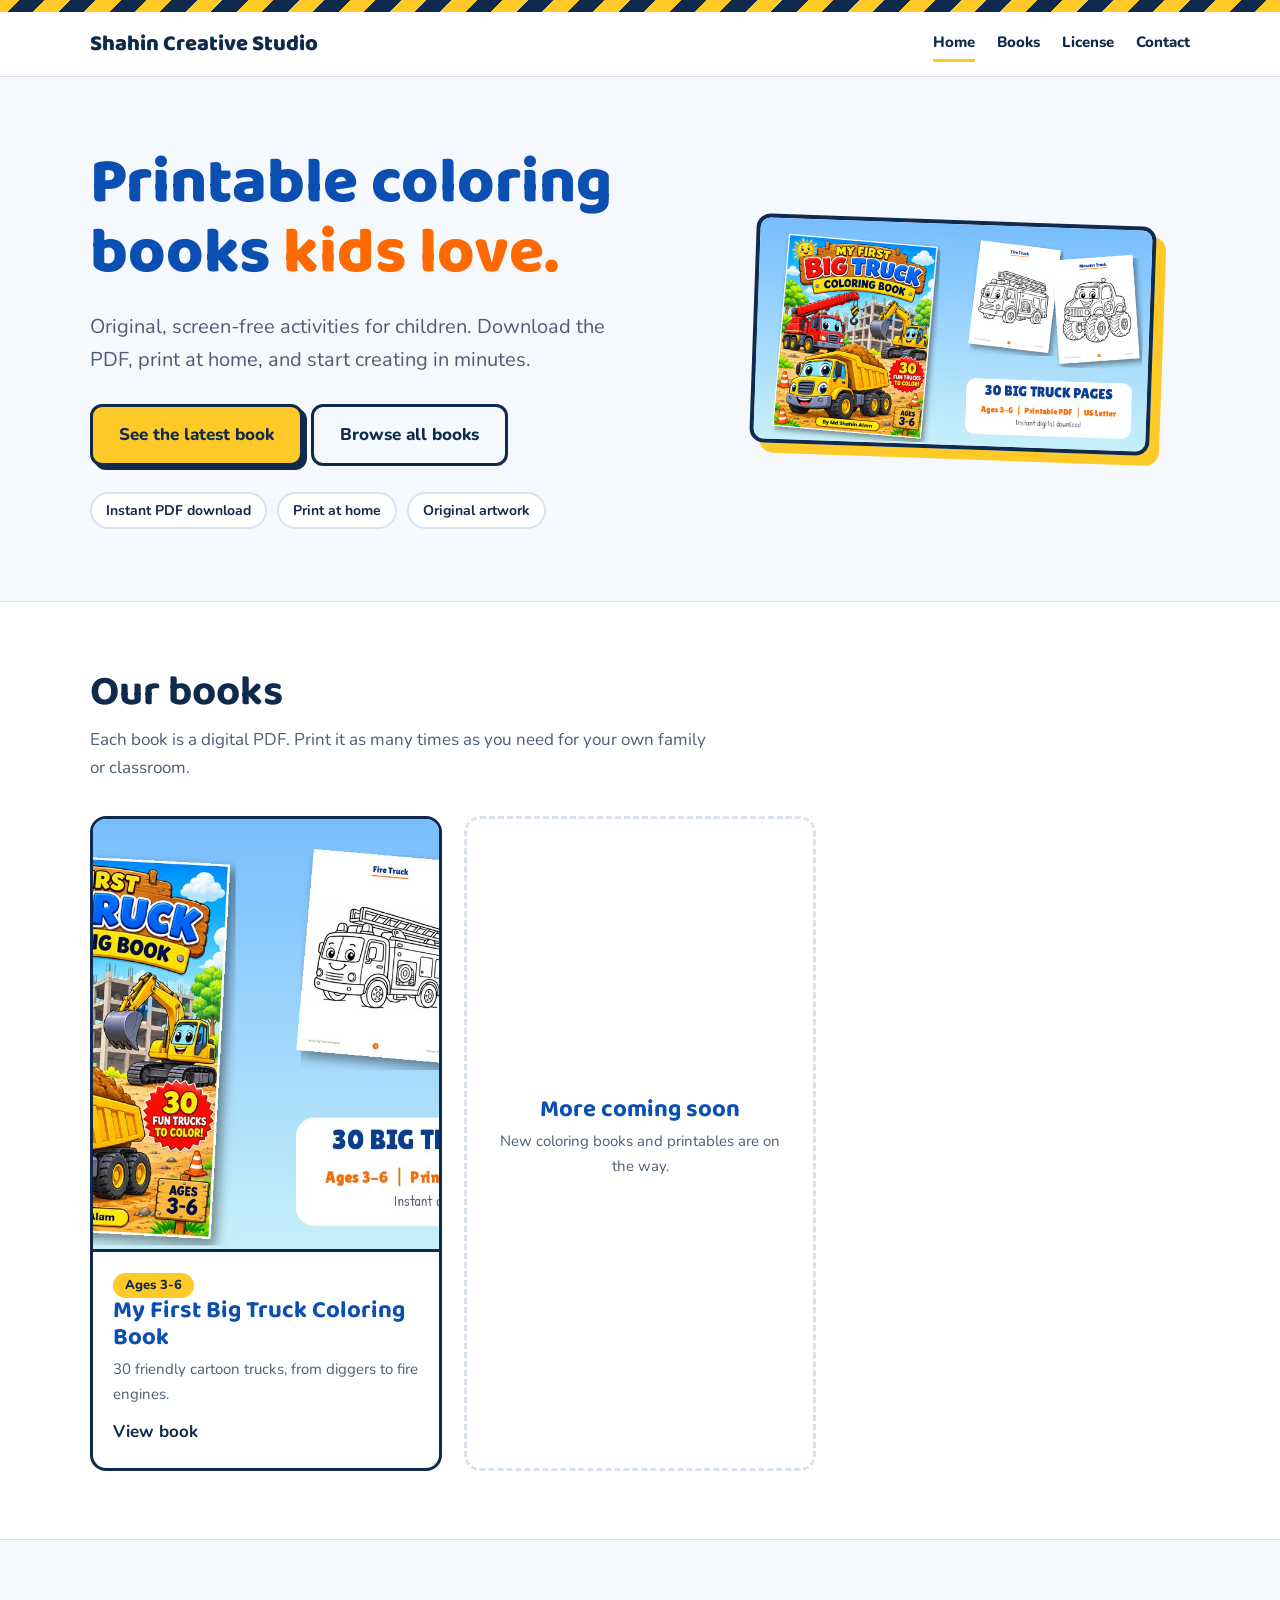
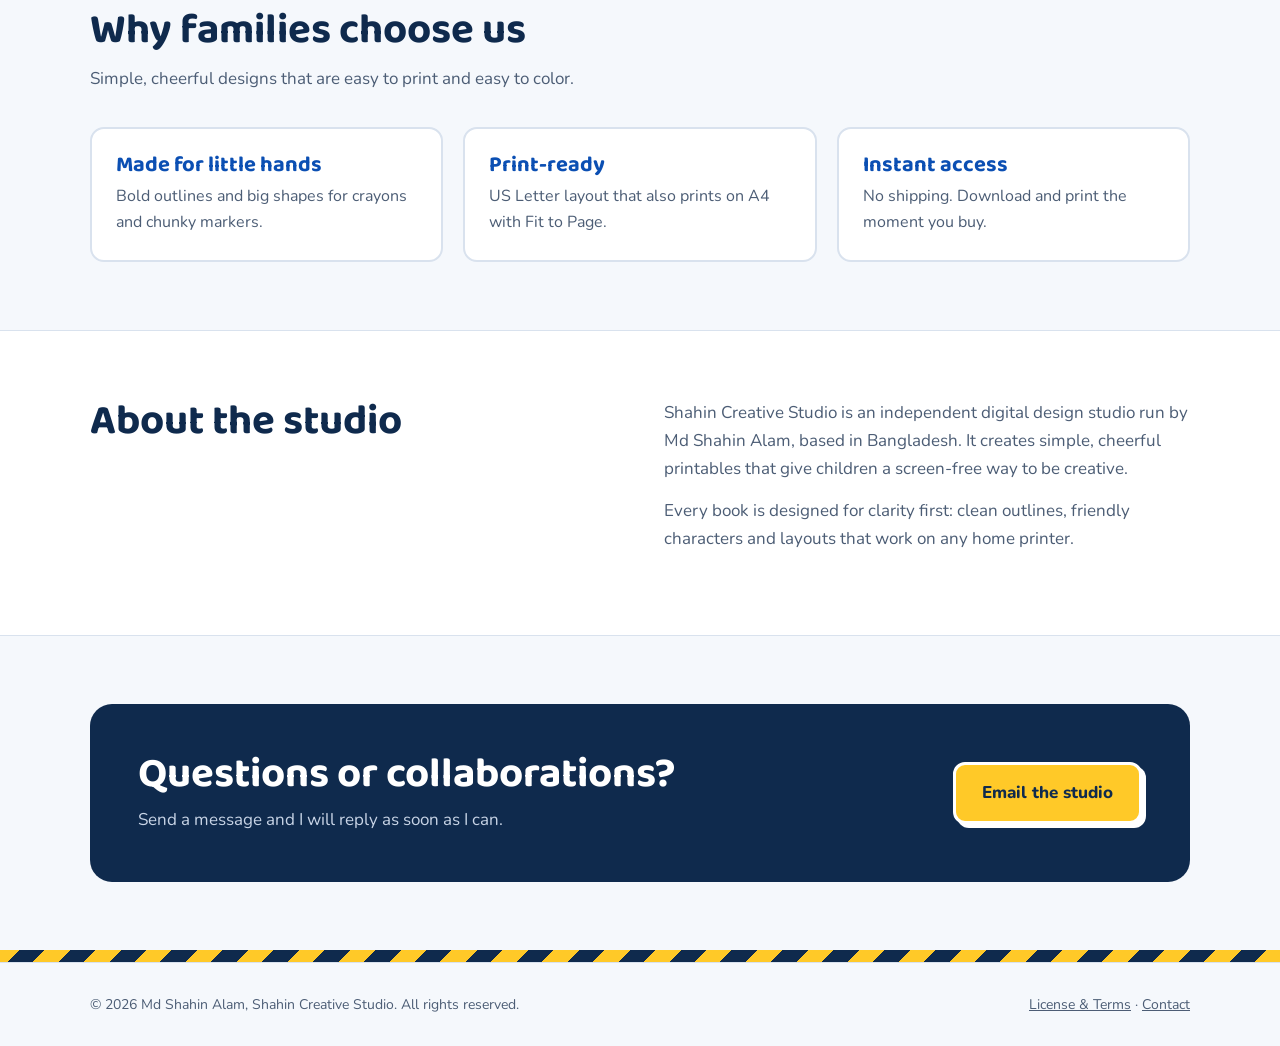
<file: index.html>
<!DOCTYPE html><html lang="en"><head><meta charset="UTF-8"><meta name="viewport" content="width=device-width, initial-scale=1"><meta name="theme-color" content="#0f2a4d"><link rel="icon" href="data:image/svg+xml,<svg xmlns=%27http://www.w3.org/2000/svg%27 viewBox=%270 0 100 100%27><text y=%27.9em%27 font-size=%2790%27>🚚</text></svg>"><link rel="preconnect" href="https://fonts.googleapis.com"><link rel="preconnect" href="https://fonts.gstatic.com" crossorigin><link href="https://fonts.googleapis.com/css2?family=Baloo+2:wght@600;800&family=Nunito:wght@400;600;800&display=swap" rel="stylesheet"><link rel="stylesheet" href="styles.css"><title>Shahin Creative Studio | Printable Coloring Books for Kids</title><meta name="description" content="Original printable coloring books for children. Instant PDF downloads, print at home. By Md Shahin Alam."><meta property="og:title" content="Shahin Creative Studio | Printable Coloring Books for Kids"><meta property="og:description" content="Original printable coloring books for children. Instant PDF download."><meta property="og:image" content="cover.jpg"><meta property="og:type" content="website"></head><body>
<a class="skip" href="#main">Skip to content</a><div class="stripe" aria-hidden="true"></div><header><div class="wrap nav"><a class="brand" href="index.html">Shahin Creative Studio</a><nav aria-label="Main"><a href="index.html" aria-current="page">Home</a><a href="index.html#books">Books</a><a href="license.html">License</a><a href="index.html#contact">Contact</a></nav></div></header>
<main id="main">
<div class="wrap hero"><div>
<h1>Printable coloring books <span>kids love.</span></h1>
<p class="lead">Original, screen-free activities for children. Download the PDF, print at home, and start creating in minutes.</p>
<a class="btn btn-main" href="truck-coloring-book.html">See the latest book</a><a class="btn btn-alt" href="#books">Browse all books</a>
<ul class="badges"><li>Instant PDF download</li><li>Print at home</li><li>Original artwork</li></ul></div>
<div class="hero-img"><img src="cover.jpg" alt="Cover of My First Big Truck Coloring Book" width="400" height="518"></div></div>
<section class="alt" id="books"><div class="wrap"><h2>Our books</h2><p class="sub">Each book is a digital PDF. Print it as many times as you need for your own family or classroom.</p>
<div class="cards">
<a class="card" href="truck-coloring-book.html"><img src="cover.jpg" alt="My First Big Truck Coloring Book cover" loading="lazy"><div class="card-body"><span class="tag">Ages 3-6</span><h3>My First Big Truck Coloring Book</h3><p>30 friendly cartoon trucks, from diggers to fire engines.</p><strong>View book</strong></div></a>
<div class="card soon"><h3>More coming soon</h3><p>New coloring books and printables are on the way.</p></div>
</div></div></section>
<section><div class="wrap"><h2>Why families choose us</h2><p class="sub">Simple, cheerful designs that are easy to print and easy to color.</p>
<div class="grid3"><div class="box"><h3>Made for little hands</h3><p>Bold outlines and big shapes for crayons and chunky markers.</p></div><div class="box"><h3>Print-ready</h3><p>US Letter layout that also prints on A4 with Fit to Page.</p></div><div class="box"><h3>Instant access</h3><p>No shipping. Download and print the moment you buy.</p></div></div></div></section>
<section class="alt" id="about"><div class="wrap split"><div><h2>About the studio</h2></div><div><p>Shahin Creative Studio is an independent digital design studio run by Md Shahin Alam, based in Bangladesh. It creates simple, cheerful printables that give children a screen-free way to be creative.</p><p>Every book is designed for clarity first: clean outlines, friendly characters and layouts that work on any home printer.</p></div></div></section>
<section style="padding-top:68px"><div class="wrap"><div class="contact" id="contact"><div><h2>Questions or collaborations?</h2><p>Send a message and I will reply as soon as I can.</p></div><a class="btn btn-main" href="mailto:shahin4l.bd@gmail.com">Email the studio</a></div></div></section>
</main>
<div class="stripe" aria-hidden="true"></div><footer><div class="wrap"><span>&copy; 2026 Md Shahin Alam, Shahin Creative Studio. All rights reserved.</span><span><a href="license.html">License &amp; Terms</a> &middot; <a href="mailto:shahin4l.bd@gmail.com">Contact</a></span></div></footer></body></html>
</file>
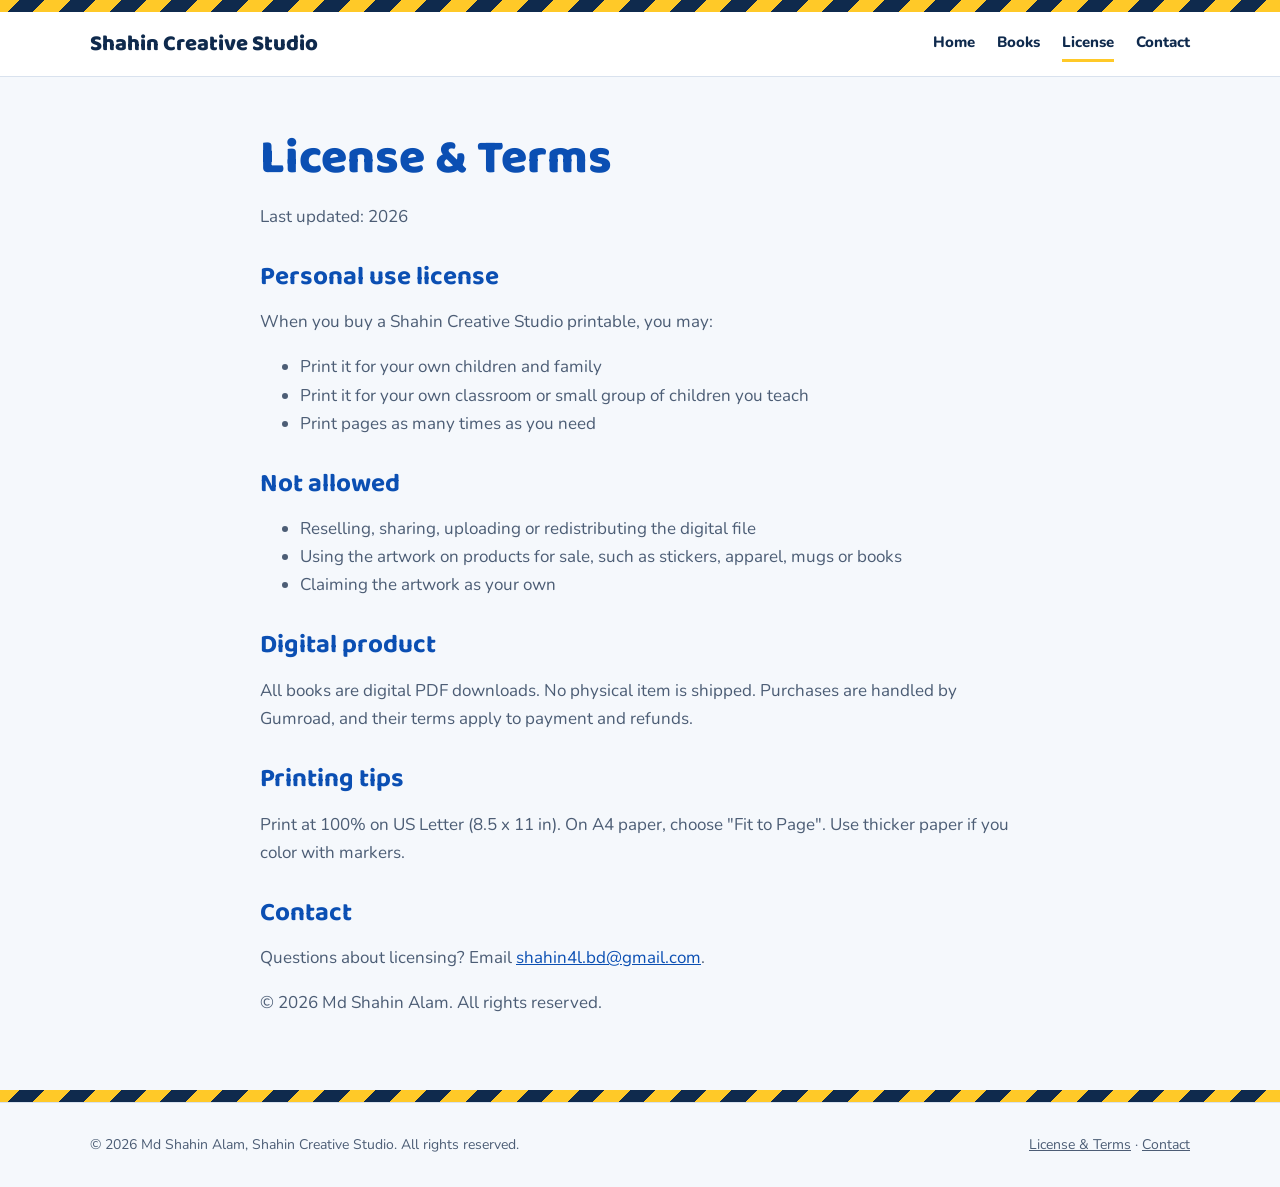
<file: license.html>
<!DOCTYPE html><html lang="en"><head><meta charset="UTF-8"><meta name="viewport" content="width=device-width, initial-scale=1"><meta name="theme-color" content="#0f2a4d"><link rel="icon" href="data:image/svg+xml,<svg xmlns=%27http://www.w3.org/2000/svg%27 viewBox=%270 0 100 100%27><text y=%27.9em%27 font-size=%2790%27>🚚</text></svg>"><link rel="preconnect" href="https://fonts.googleapis.com"><link rel="preconnect" href="https://fonts.gstatic.com" crossorigin><link href="https://fonts.googleapis.com/css2?family=Baloo+2:wght@600;800&family=Nunito:wght@400;600;800&display=swap" rel="stylesheet"><link rel="stylesheet" href="styles.css"><title>License &amp; Terms | Shahin Creative Studio</title><meta name="description" content="Personal-use license and terms for Shahin Creative Studio printable coloring books."></head><body>
<a class="skip" href="#main">Skip to content</a><div class="stripe" aria-hidden="true"></div><header><div class="wrap nav"><a class="brand" href="index.html">Shahin Creative Studio</a><nav aria-label="Main"><a href="index.html">Home</a><a href="index.html#books">Books</a><a href="license.html" aria-current="page">License</a><a href="index.html#contact">Contact</a></nav></div></header>
<main id="main"><div class="wrap doc"><h1>License &amp; Terms</h1><p>Last updated: 2026</p>
<h2>Personal use license</h2><p>When you buy a Shahin Creative Studio printable, you may:</p>
<ul><li>Print it for your own children and family</li><li>Print it for your own classroom or small group of children you teach</li><li>Print pages as many times as you need</li></ul>
<h2>Not allowed</h2><ul><li>Reselling, sharing, uploading or redistributing the digital file</li><li>Using the artwork on products for sale, such as stickers, apparel, mugs or books</li><li>Claiming the artwork as your own</li></ul>
<h2>Digital product</h2><p>All books are digital PDF downloads. No physical item is shipped. Purchases are handled by Gumroad, and their terms apply to payment and refunds.</p>
<h2>Printing tips</h2><p>Print at 100% on US Letter (8.5 x 11 in). On A4 paper, choose "Fit to Page". Use thicker paper if you color with markers.</p>
<h2>Contact</h2><p>Questions about licensing? Email <a href="mailto:shahin4l.bd@gmail.com">shahin4l.bd@gmail.com</a>.</p>
<p>&copy; 2026 Md Shahin Alam. All rights reserved.</p></div></main>
<div class="stripe" aria-hidden="true"></div><footer><div class="wrap"><span>&copy; 2026 Md Shahin Alam, Shahin Creative Studio. All rights reserved.</span><span><a href="license.html">License &amp; Terms</a> &middot; <a href="mailto:shahin4l.bd@gmail.com">Contact</a></span></div></footer></body></html>
</file>
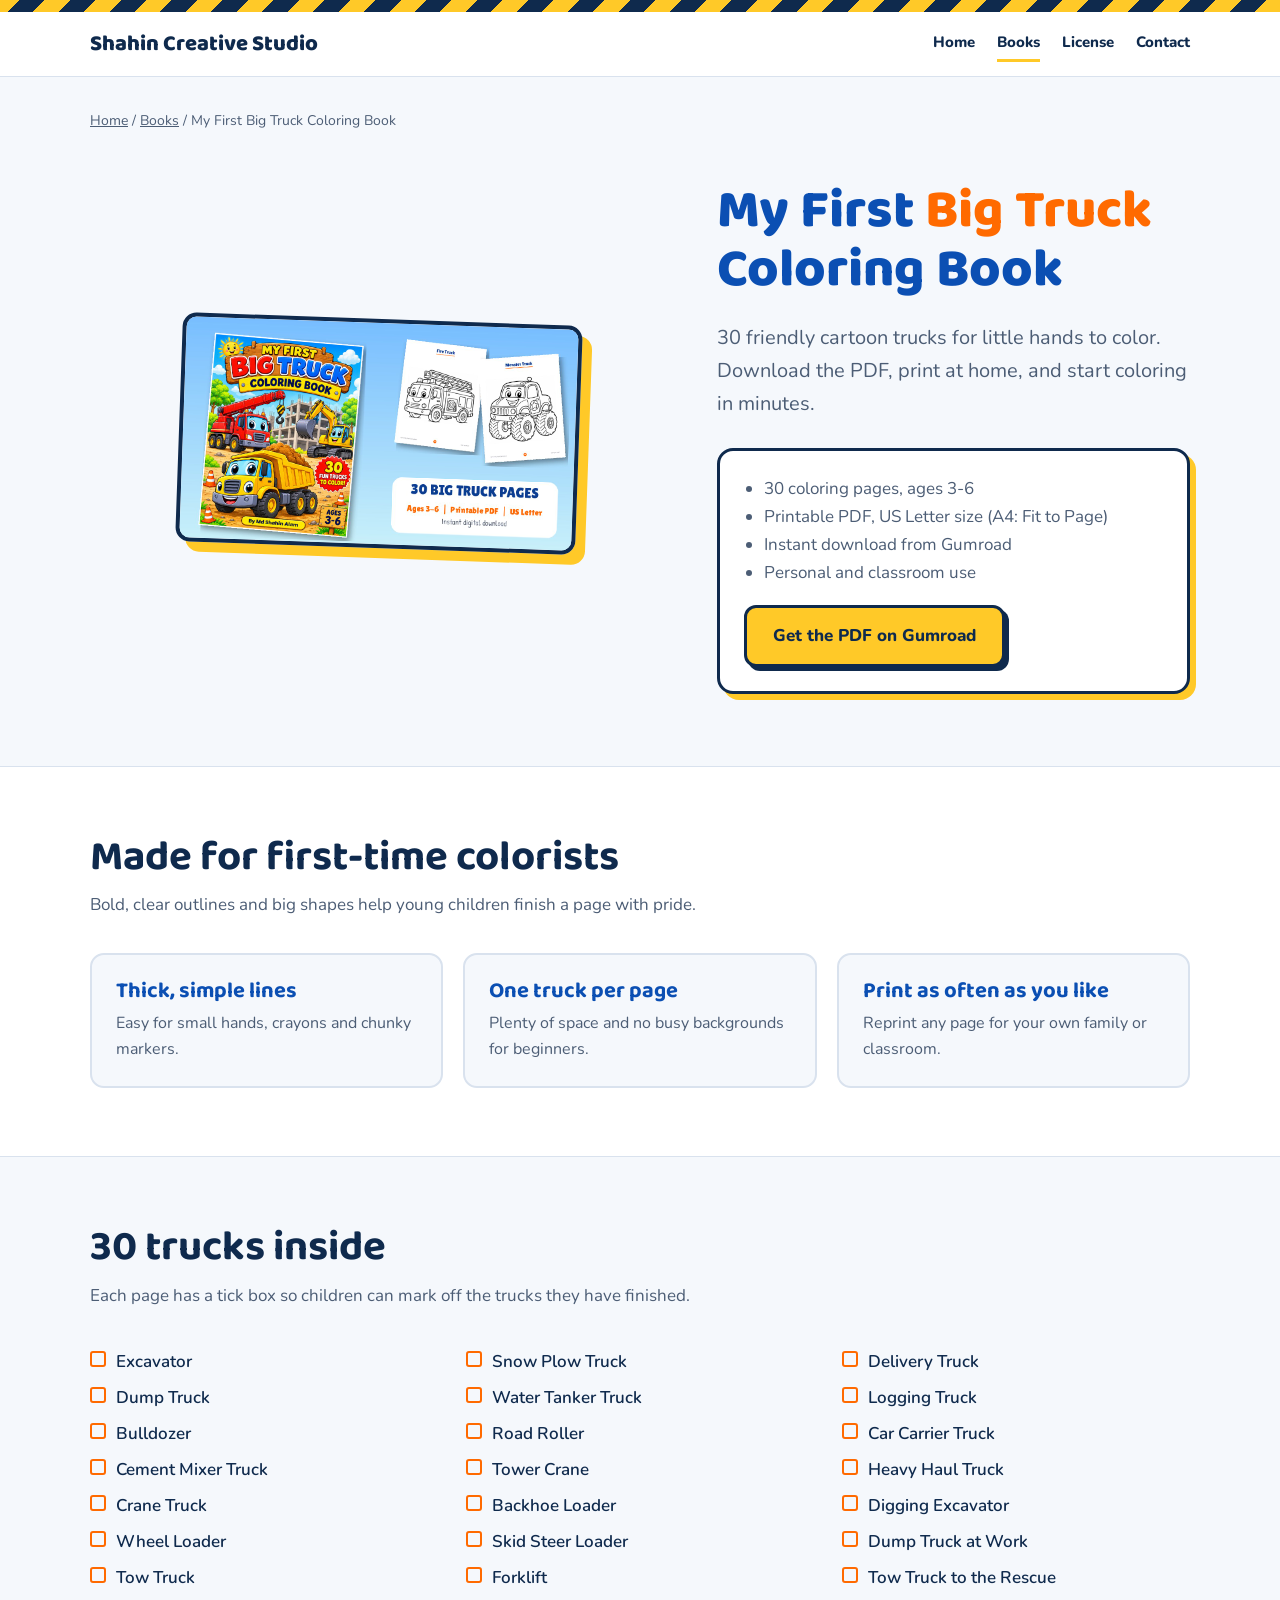
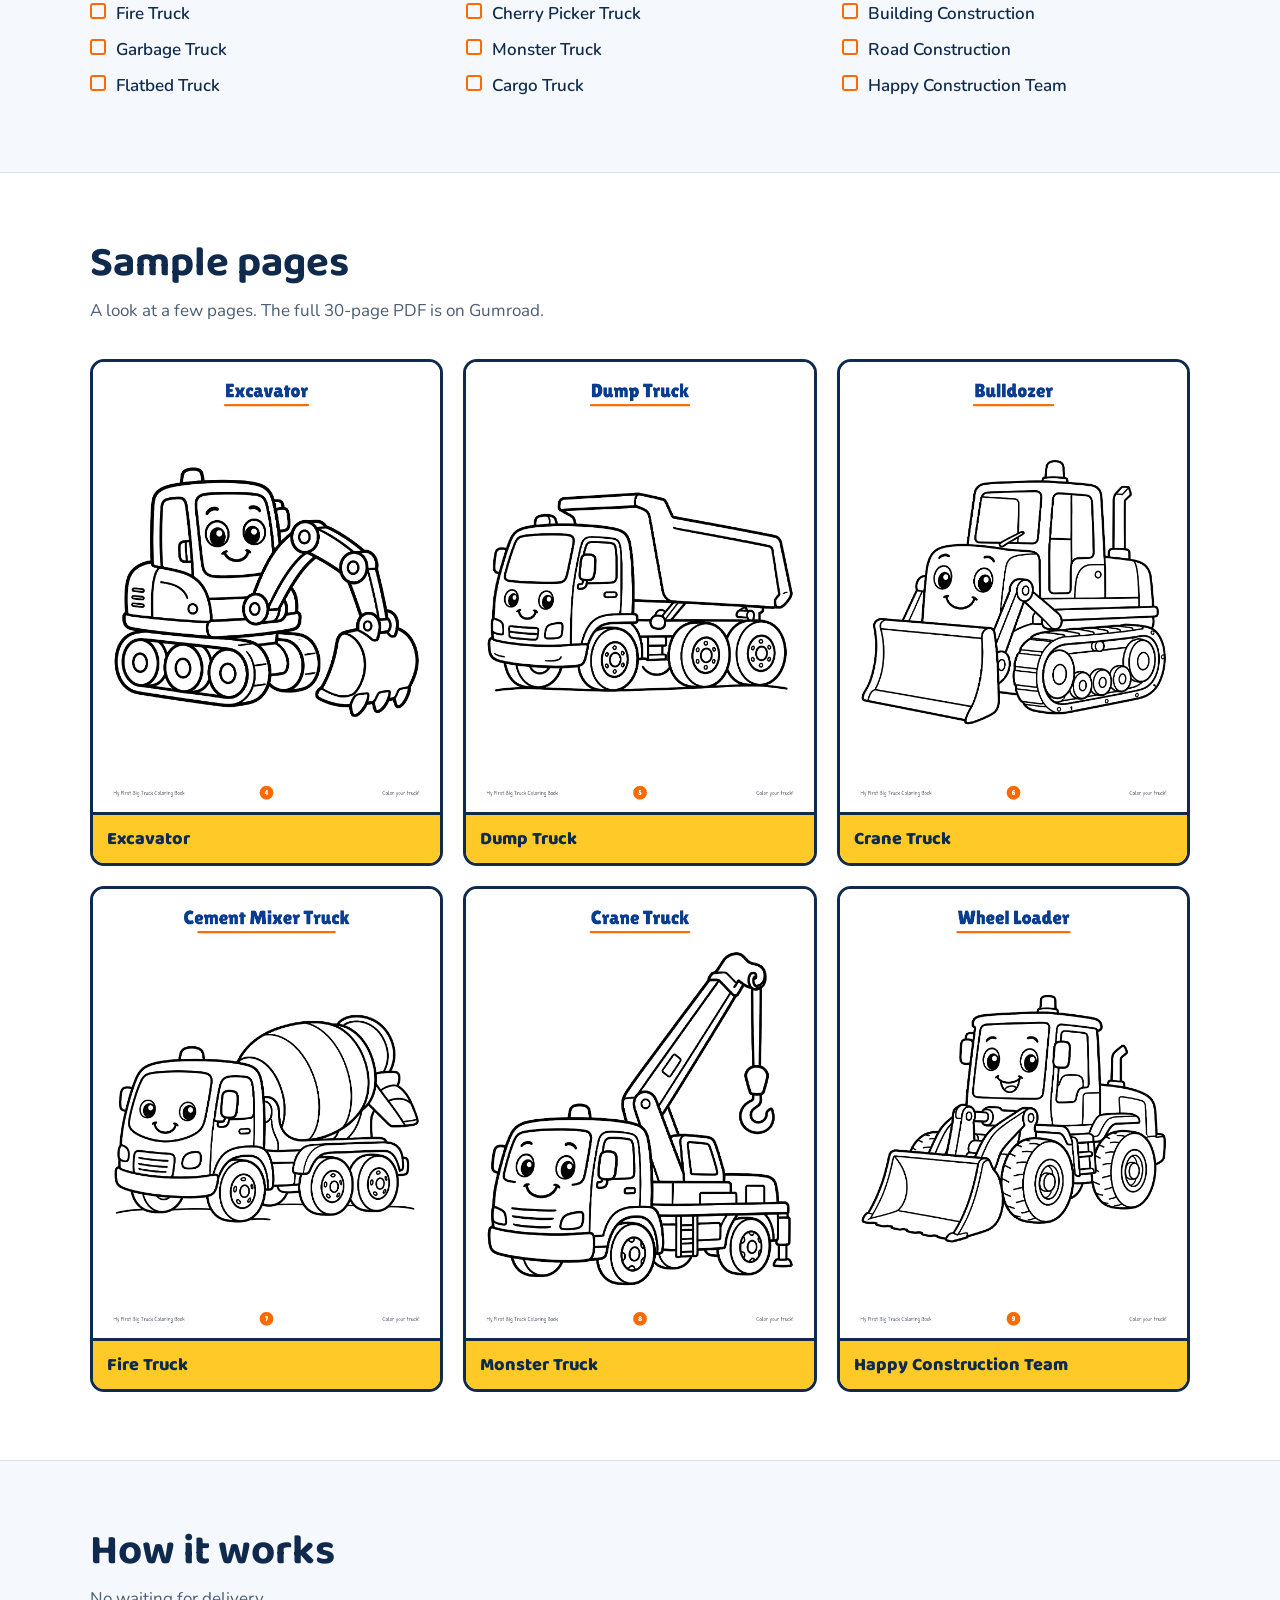
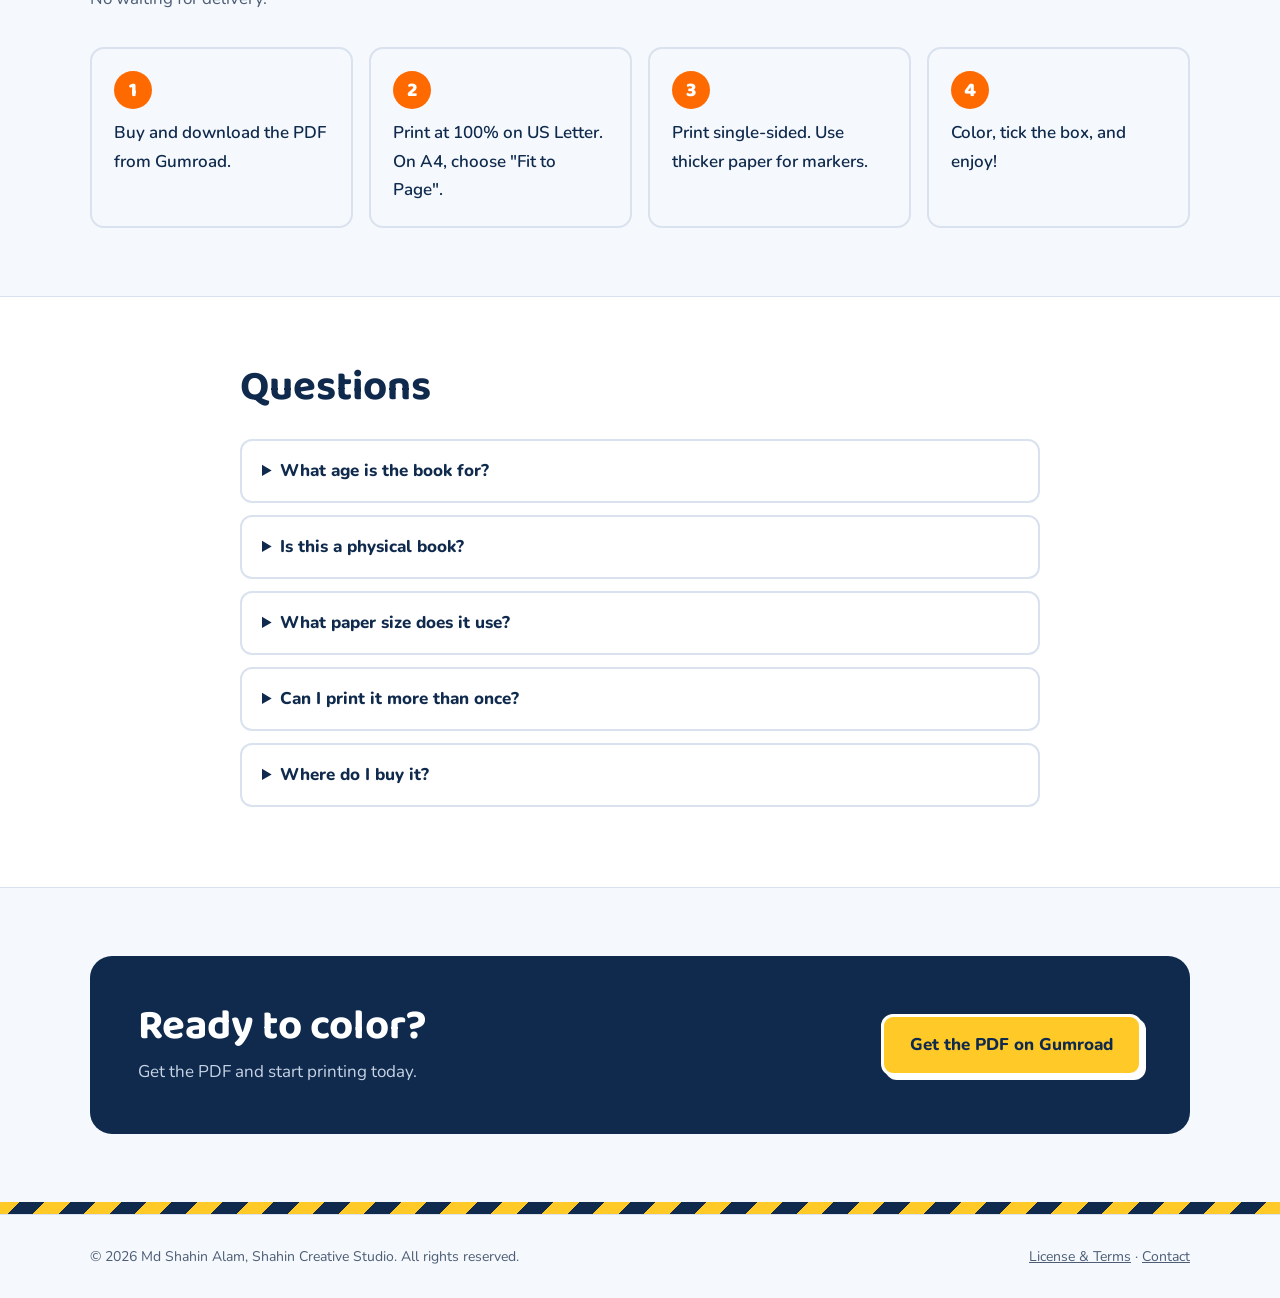
<file: truck-coloring-book.html>
<!DOCTYPE html><html lang="en"><head><meta charset="UTF-8"><meta name="viewport" content="width=device-width, initial-scale=1"><meta name="theme-color" content="#0f2a4d"><link rel="icon" href="data:image/svg+xml,<svg xmlns=%27http://www.w3.org/2000/svg%27 viewBox=%270 0 100 100%27><text y=%27.9em%27 font-size=%2790%27>🚚</text></svg>"><link rel="preconnect" href="https://fonts.googleapis.com"><link rel="preconnect" href="https://fonts.gstatic.com" crossorigin><link href="https://fonts.googleapis.com/css2?family=Baloo+2:wght@600;800&family=Nunito:wght@400;600;800&display=swap" rel="stylesheet"><link rel="stylesheet" href="styles.css"><title>My First Big Truck Coloring Book | Printable PDF, Ages 3-6</title><meta name="description" content="30 cartoon trucks to color. Printable PDF coloring book for ages 3-6. Instant download, print at home."><meta property="og:title" content="My First Big Truck Coloring Book"><meta property="og:description" content="30 friendly cartoon trucks to color. Instant PDF download for ages 3-6."><meta property="og:image" content="cover.jpg"><script type="application/ld+json">{"@context":"https://schema.org","@type":"Product","name":"My First Big Truck Coloring Book","description":"Printable PDF coloring book with 30 cartoon trucks for children aged 3-6.","image":"cover.jpg","brand":{"@type":"Brand","name":"Shahin Creative Studio"},"author":{"@type":"Person","name":"Md Shahin Alam"},"url":"https://shahin4l.gumroad.com/l/my-first-truck-coloring-book"}</script></head><body>
<a class="skip" href="#main">Skip to content</a><div class="stripe" aria-hidden="true"></div><header><div class="wrap nav"><a class="brand" href="index.html">Shahin Creative Studio</a><nav aria-label="Main"><a href="index.html">Home</a><a href="index.html#books" aria-current="page">Books</a><a href="license.html">License</a><a href="index.html#contact">Contact</a></nav></div></header>
<main id="main"><div class="wrap">
<p class="crumbs"><a href="index.html">Home</a> / <a href="index.html#books">Books</a> / My First Big Truck Coloring Book</p>
<div class="hero" style="padding-top:36px">
<div class="hero-img"><img src="cover.jpg" alt="Cover of My First Big Truck Coloring Book with a crane truck, excavator and dump truck" width="400" height="518"></div>
<div><h1 style="font-size:clamp(34px,5vw,54px)">My First <span>Big Truck</span> Coloring Book</h1>
<p class="lead">30 friendly cartoon trucks for little hands to color. Download the PDF, print at home, and start coloring in minutes.</p>
<div class="buy"><ul><li>30 coloring pages, ages 3-6</li><li>Printable PDF, US Letter size (A4: Fit to Page)</li><li>Instant download from Gumroad</li><li>Personal and classroom use</li></ul>
<a class="btn btn-main" href="https://shahin4l.gumroad.com/l/my-first-truck-coloring-book" target="_blank" rel="noopener">Get the PDF on Gumroad</a></div></div></div></div>
<section class="alt"><div class="wrap"><h2>Made for first-time colorists</h2><p class="sub">Bold, clear outlines and big shapes help young children finish a page with pride.</p>
<div class="grid3"><div class="box"><h3>Thick, simple lines</h3><p>Easy for small hands, crayons and chunky markers.</p></div><div class="box"><h3>One truck per page</h3><p>Plenty of space and no busy backgrounds for beginners.</p></div><div class="box"><h3>Print as often as you like</h3><p>Reprint any page for your own family or classroom.</p></div></div></div></section>
<section id="inside"><div class="wrap"><h2>30 trucks inside</h2><p class="sub">Each page has a tick box so children can mark off the trucks they have finished.</p>
<ul class="trucks"><li>Excavator</li><li>Dump Truck</li><li>Bulldozer</li><li>Cement Mixer Truck</li><li>Crane Truck</li><li>Wheel Loader</li><li>Tow Truck</li><li>Fire Truck</li><li>Garbage Truck</li><li>Flatbed Truck</li><li>Snow Plow Truck</li><li>Water Tanker Truck</li><li>Road Roller</li><li>Tower Crane</li><li>Backhoe Loader</li><li>Skid Steer Loader</li><li>Forklift</li><li>Cherry Picker Truck</li><li>Monster Truck</li><li>Cargo Truck</li><li>Delivery Truck</li><li>Logging Truck</li><li>Car Carrier Truck</li><li>Heavy Haul Truck</li><li>Digging Excavator</li><li>Dump Truck at Work</li><li>Tow Truck to the Rescue</li><li>Building Construction</li><li>Road Construction</li><li>Happy Construction Team</li></ul></div></section>
<section class="alt" id="preview"><div class="wrap"><h2>Sample pages</h2><p class="sub">A look at a few pages. The full 30-page PDF is on Gumroad.</p>
<div class="previews">
<figure><img src="preview-01.jpg" alt="Coloring page of a smiling excavator" loading="lazy"><figcaption>Excavator</figcaption></figure>
<figure><img src="preview-02.jpg" alt="Coloring page of a smiling dump truck" loading="lazy"><figcaption>Dump Truck</figcaption></figure>
<figure><img src="preview-03.jpg" alt="Coloring page of a smiling crane truck" loading="lazy"><figcaption>Crane Truck</figcaption></figure>
<figure><img src="preview-04.jpg" alt="Coloring page of a smiling fire truck" loading="lazy"><figcaption>Fire Truck</figcaption></figure>
<figure><img src="preview-05.jpg" alt="Coloring page of a smiling monster truck" loading="lazy"><figcaption>Monster Truck</figcaption></figure>
<figure><img src="preview-06.jpg" alt="Coloring page of a happy construction team" loading="lazy"><figcaption>Happy Construction Team</figcaption></figure></div></div></section>
<section><div class="wrap"><h2>How it works</h2><p class="sub">No waiting for delivery.</p>
<ol class="steps"><li>Buy and download the PDF from Gumroad.</li><li>Print at 100% on US Letter. On A4, choose "Fit to Page".</li><li>Print single-sided. Use thicker paper for markers.</li><li>Color, tick the box, and enjoy!</li></ol></div></section>
<section class="alt" id="faq"><div class="wrap" style="max-width:800px"><h2 style="margin-bottom:28px">Questions</h2>
<details><summary>What age is the book for?</summary><p>Children aged 3-6. Bold lines and large areas make it easy to color.</p></details>
<details><summary>Is this a physical book?</summary><p>No. It is a digital PDF that you download and print yourself. Nothing is shipped.</p></details>
<details><summary>What paper size does it use?</summary><p>US Letter (8.5 x 11 in). On A4, choose "Fit to Page" in your print settings.</p></details>
<details><summary>Can I print it more than once?</summary><p>Yes, for your own children, family or classroom. See the <a href="license.html">license</a> for details.</p></details>
<details><summary>Where do I buy it?</summary><p>The PDF is sold on Gumroad. Use the button at the top of this page.</p></details></div></section>
<section style="padding-top:68px"><div class="wrap"><div class="contact"><div><h2>Ready to color?</h2><p>Get the PDF and start printing today.</p></div><a class="btn btn-main" href="https://shahin4l.gumroad.com/l/my-first-truck-coloring-book" target="_blank" rel="noopener">Get the PDF on Gumroad</a></div></div></section>
</main>
<div class="stripe" aria-hidden="true"></div><footer><div class="wrap"><span>&copy; 2026 Md Shahin Alam, Shahin Creative Studio. All rights reserved.</span><span><a href="license.html">License &amp; Terms</a> &middot; <a href="mailto:shahin4l.bd@gmail.com">Contact</a></span></div></footer></body></html>
</file>
<file: styles.css>
:root{--navy:#0f2a4d;--blue:#0b4fb3;--orange:#ff6a00;--yellow:#ffc928;--bg:#f5f8fc;--card:#fff;--muted:#4c5d75;--line:#d9e2ee}
*{box-sizing:border-box}html{scroll-behavior:smooth}
body{margin:0;background:var(--bg);color:var(--navy);font:400 17px/1.65 Nunito,Arial,sans-serif}
h1,h2,h3{font-family:"Baloo 2",Arial,sans-serif;line-height:1.1;margin:0}
a{color:var(--blue)}:focus-visible{outline:3px solid var(--orange);outline-offset:3px}
.wrap{width:min(1100px,calc(100% - 40px));margin:auto}
.skip{position:absolute;left:-999px}.skip:focus{left:10px;top:10px;background:#fff;padding:8px 12px;z-index:9}
.stripe{height:12px;background:repeating-linear-gradient(-45deg,var(--yellow) 0 18px,var(--navy) 18px 36px)}
header{background:var(--card);border-bottom:1px solid var(--line);position:sticky;top:0;z-index:5}
.nav{display:flex;justify-content:space-between;align-items:center;gap:16px;padding:14px 0;flex-wrap:wrap}
.brand{font:800 22px "Baloo 2",Arial,sans-serif;color:var(--navy);text-decoration:none}
nav{display:flex;gap:22px;flex-wrap:wrap}nav a{color:var(--navy);text-decoration:none;font-weight:800;font-size:15px;padding:4px 0;border-bottom:3px solid transparent}
nav a:hover,nav a[aria-current]{border-color:var(--yellow)}
.hero{display:grid;grid-template-columns:1.1fr .9fr;gap:48px;align-items:center;padding:72px 0}
h1{font-size:clamp(38px,6vw,64px);font-weight:800;color:var(--blue)}h1 span{color:var(--orange)}
.lead{font-size:20px;color:var(--muted);max-width:540px;margin:20px 0 28px}
.btn{display:inline-block;padding:14px 26px;border-radius:12px;font-weight:800;text-decoration:none;border:3px solid var(--navy);color:var(--navy)}
.btn-main{background:var(--yellow);box-shadow:4px 4px 0 var(--navy);transition:transform .15s,box-shadow .15s}
.btn-main:hover{transform:translate(-1px,-1px);box-shadow:6px 6px 0 var(--navy)}
.btn-alt{margin-left:8px}
.badges{display:flex;gap:10px;flex-wrap:wrap;margin:26px 0 0;padding:0;list-style:none}
.badges li{background:var(--card);border:2px solid var(--line);border-radius:999px;padding:5px 14px;font-weight:700;font-size:14px}
.hero-img{text-align:center}.hero-img img{width:min(400px,100%);height:auto;border-radius:14px;border:4px solid var(--navy);box-shadow:10px 10px 0 var(--yellow);transform:rotate(2deg)}
section{padding:68px 0}.alt{background:var(--card);border-block:1px solid var(--line)}
h2{font-size:clamp(28px,4vw,42px)}.sub{color:var(--muted);max-width:620px;margin:10px 0 34px}
.cards{display:grid;grid-template-columns:repeat(3,1fr);gap:22px}
.card{background:var(--card);border:3px solid var(--navy);border-radius:16px;overflow:hidden;display:flex;flex-direction:column;text-decoration:none;color:var(--navy);transition:transform .15s,box-shadow .15s}
a.card:hover{transform:translateY(-3px);box-shadow:6px 6px 0 var(--yellow)}
.card img{display:block;width:100%;aspect-ratio:4/5;object-fit:cover;border-bottom:3px solid var(--navy)}
.card-body{padding:18px 20px 22px}.card h3{font-size:24px;color:var(--blue)}.card p{margin:6px 0 12px;color:var(--muted);font-size:15px}
.tag{display:inline-block;background:var(--yellow);border-radius:999px;padding:2px 12px;font-weight:800;font-size:13px}
.card.soon{border-style:dashed;border-color:var(--line);background:transparent;justify-content:center;text-align:center;padding:30px}
.grid3{display:grid;grid-template-columns:repeat(3,1fr);gap:20px}
.box{background:var(--card);border:2px solid var(--line);border-radius:14px;padding:24px}.alt .box{background:var(--bg)}
.box h3{font-size:22px;margin-bottom:6px;color:var(--blue)}.box p{margin:0;color:var(--muted);font-size:16px}
.previews{display:grid;grid-template-columns:repeat(3,1fr);gap:20px}
.previews figure{margin:0;background:var(--card);border:3px solid var(--navy);border-radius:14px;overflow:hidden}
.previews img{display:block;width:100%;height:auto;aspect-ratio:17/22;object-fit:cover}
.previews figcaption{padding:10px 14px;font:800 18px "Baloo 2",Arial,sans-serif;border-top:3px solid var(--navy);background:var(--yellow)}
.trucks{columns:3 200px;gap:28px;padding:0;margin:0;list-style:none;font-weight:600}.trucks li{padding:4px 0;break-inside:avoid}
.trucks li::before{content:"";display:inline-block;width:12px;height:12px;border:2px solid var(--orange);border-radius:3px;margin-right:10px}
.steps{display:grid;grid-template-columns:repeat(4,1fr);gap:16px;padding:0;margin:0;list-style:none;counter-reset:s}
.steps li{counter-increment:s;background:var(--bg);border-radius:14px;padding:22px;border:2px solid var(--line);font-weight:600}
.steps li::before{content:counter(s);display:grid;place-items:center;width:38px;height:38px;border-radius:50%;background:var(--orange);color:#fff;font:800 20px "Baloo 2",sans-serif;margin-bottom:10px}
.split{display:grid;grid-template-columns:1fr 1fr;gap:48px;align-items:start}.split p{color:var(--muted);margin:0 0 14px}
details{background:var(--card);border:2px solid var(--line);border-radius:12px;padding:16px 20px;margin-bottom:12px}
summary{font-weight:800;cursor:pointer}details p{margin:10px 0 0;color:var(--muted)}
.crumbs{padding:18px 0 0;font-size:14px;color:var(--muted)}.crumbs a{color:var(--muted)}
.buy{background:var(--card);border:3px solid var(--navy);border-radius:16px;padding:24px;box-shadow:6px 6px 0 var(--yellow)}
.buy ul{padding-left:20px;margin:0 0 18px;color:var(--muted)}
.contact{background:var(--navy);color:#fff;border-radius:22px;padding:48px;display:flex;justify-content:space-between;align-items:center;gap:28px;flex-wrap:wrap}
.contact h2{color:#fff}.contact p{color:#c8d4e6;margin:8px 0 0;max-width:460px}
.contact .btn{border-color:#fff;box-shadow:4px 4px 0 #fff}
.doc{max-width:760px;padding:56px 0}.doc h1{font-size:clamp(34px,5vw,48px);margin-bottom:8px}.doc h2{font-size:26px;margin:32px 0 6px;color:var(--blue)}.doc p,.doc li{color:var(--muted)}
footer{padding:30px 0;color:var(--muted);font-size:14px;border-top:1px solid var(--line)}
footer .wrap{display:flex;justify-content:space-between;gap:12px;flex-wrap:wrap}footer a{color:var(--muted)}
@media(max-width:820px){.hero,.split{grid-template-columns:1fr}.hero{padding:48px 0}.cards,.previews,.grid3{grid-template-columns:1fr 1fr}.steps{grid-template-columns:1fr 1fr}.btn-alt{margin:12px 0 0}}
@media(max-width:520px){.cards,.previews,.grid3,.steps{grid-template-columns:1fr}.contact{padding:30px}}
@media(prefers-reduced-motion:reduce){html{scroll-behavior:auto}*{transition:none!important}}
</file>
